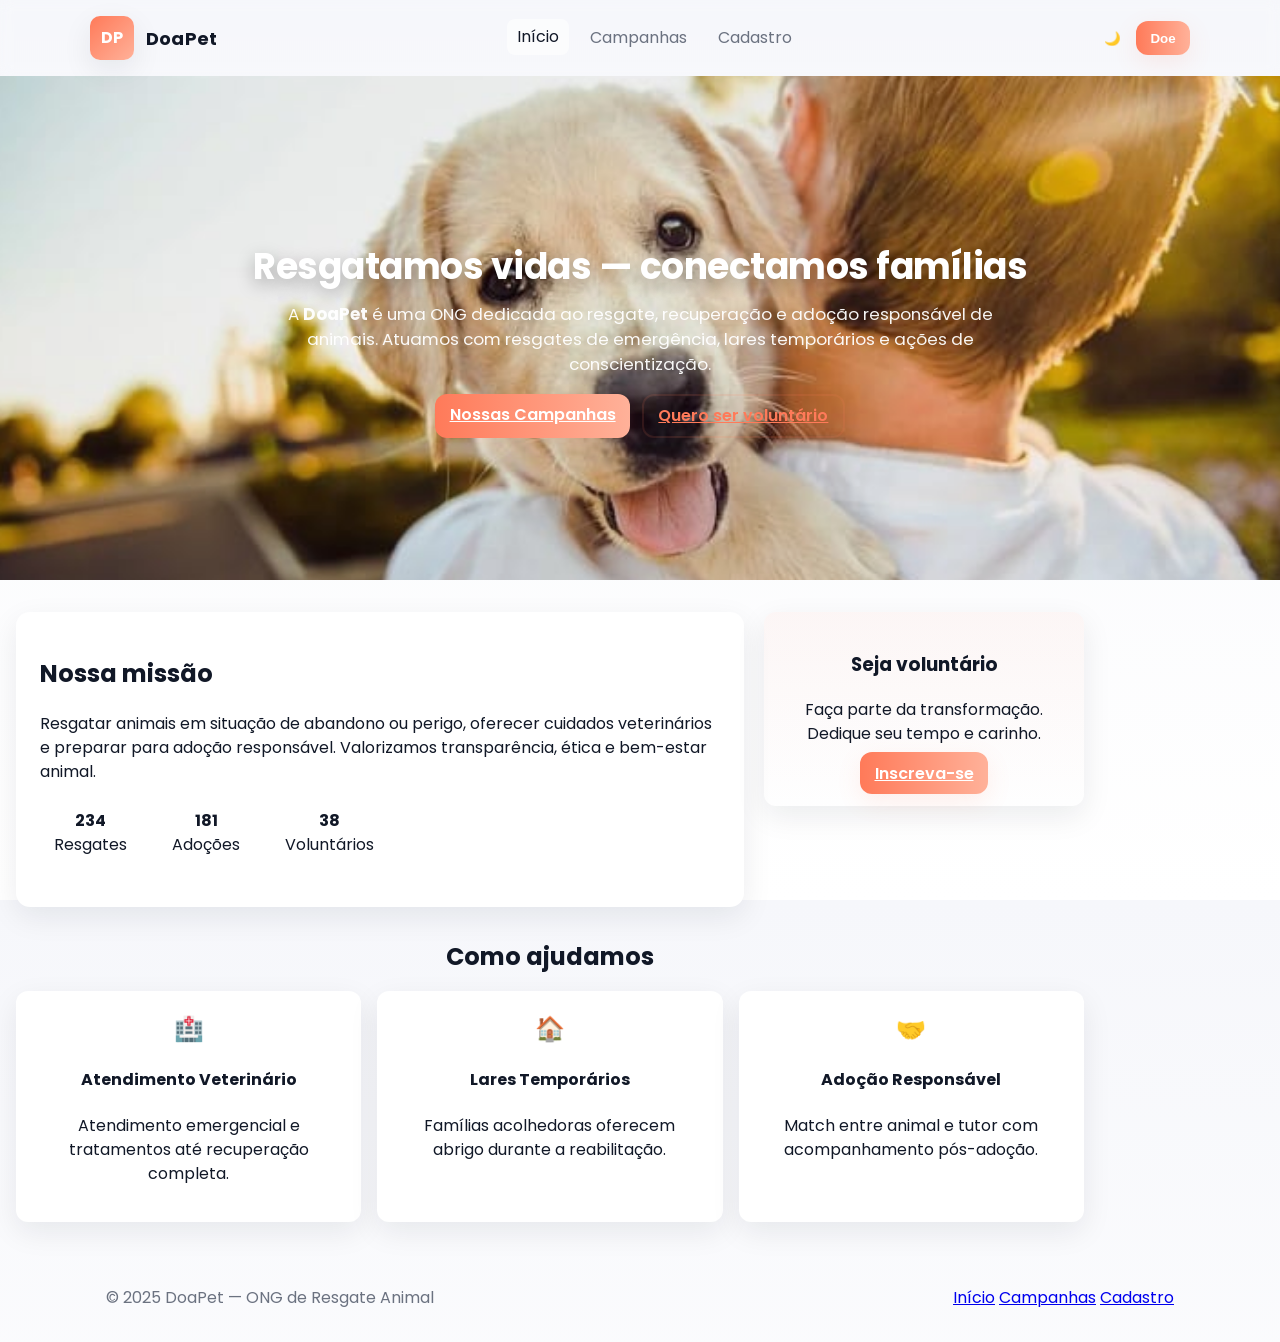
<file: index.html>
<!doctype html>
<html lang="pt-BR">
<head>
  <meta charset="utf-8" />
  <meta name="viewport" content="width=device-width,initial-scale=1" />
  <title>DoaPet — Início</title>

  <!-- Google Fonts -->
  <link rel="preconnect" href="https://fonts.googleapis.com">
  <link rel="preconnect" href="https://fonts.gstatic.com" crossorigin>
  <link href="https://fonts.googleapis.com/css2?family=Poppins:wght@300;400;500;600;700&display=swap" rel="stylesheet">

  <link rel="stylesheet" href="css/style.css">
</head>
<body>
  <header class="site-header">
    <div class="container header-inner">
      <a class="brand" href="index.html">
        <div class="logo">DP</div>
        <span class="brand-name">DoaPet</span>
      </a>

      <nav class="nav" aria-label="Menu principal">
        <a href="index.html" class="nav-link active">Início</a>
        <a href="projetos.html" class="nav-link">Campanhas</a>
        <a href="cadastro.html" class="nav-link">Cadastro</a>
      </nav>

      <div class="right-controls">
        <button id="theme-toggle" class="icon-btn" aria-label="Alternar tema">🌙</button>
        <button class="btn btn-primary" id="donate-btn">Doe</button>
      </div>
    </div>
  </header>

  <!-- HERO -->
  <section class="hero">
    <div class="hero-overlay"></div>
    <img src="images/hero.jpg" alt="Cachorro sendo abraçado" class="hero-img">
    <div class="container hero-content" data-animate>
      <h1>Resgatamos vidas — conectamos famílias</h1>
      <p>
        A <strong>DoaPet</strong> é uma ONG dedicada ao resgate, recuperação e adoção responsável de animais.
        Atuamos com resgates de emergência, lares temporários e ações de conscientização.
      </p>
      <div class="hero-ctas">
        <a class="btn btn-primary" href="projetos.html">Nossas Campanhas</a>
        <a class="btn btn-outline" href="cadastro.html">Quero ser voluntário</a>
      </div>
    </div>
  </section>

  <!-- SOBRE / MISSÃO -->
  <section class="container about" data-animate>
    <div class="about-card">
      <h2>Nossa missão</h2>
      <p>
        Resgatar animais em situação de abandono ou perigo, oferecer cuidados veterinários e preparar para adoção responsável.
        Valorizamos transparência, ética e bem-estar animal.
      </p>
      <ul class="stats">
        <li><strong id="stat-resgates">0</strong><span>Resgates</span></li>
        <li><strong id="stat-adocoes">0</strong><span>Adoções</span></li>
        <li><strong id="stat-volunt">0</strong><span>Voluntários</span></li>
      </ul>
    </div>
    <aside class="volunteer-card" data-animate>
      <h3>Seja voluntário</h3>
      <p>Faça parte da transformação. Dedique seu tempo e carinho.</p>
      <a class="btn btn-primary" href="cadastro.html">Inscreva-se</a>
    </aside>
  </section>

  <!-- PEQUENA GALERIA/DESTAQUES -->
  <section class="container highlights" data-animate>
    <h2 class="section-title">Como ajudamos</h2>
    <div class="grid-3">
      <article class="feature">
        <div class="feature-icon">🏥</div>
        <h4>Atendimento Veterinário</h4>
        <p>Atendimento emergencial e tratamentos até recuperação completa.</p>
      </article>
      <article class="feature">
        <div class="feature-icon">🏠</div>
        <h4>Lares Temporários</h4>
        <p>Famílias acolhedoras oferecem abrigo durante a reabilitação.</p>
      </article>
      <article class="feature">
        <div class="feature-icon">🤝</div>
        <h4>Adoção Responsável</h4>
        <p>Match entre animal e tutor com acompanhamento pós-adoção.</p>
      </article>
    </div>
  </section>

  <footer class="site-footer">
    <div class="container footer-inner">
      <p>© 2025 DoaPet — ONG de Resgate Animal</p>
      <div class="footer-links">
        <a href="index.html">Início</a>
        <a href="projetos.html">Campanhas</a>
        <a href="cadastro.html">Cadastro</a>
      </div>
    </div>
  </footer>

  <script src="js/main.js"></script>
</body>
</html>
</file>
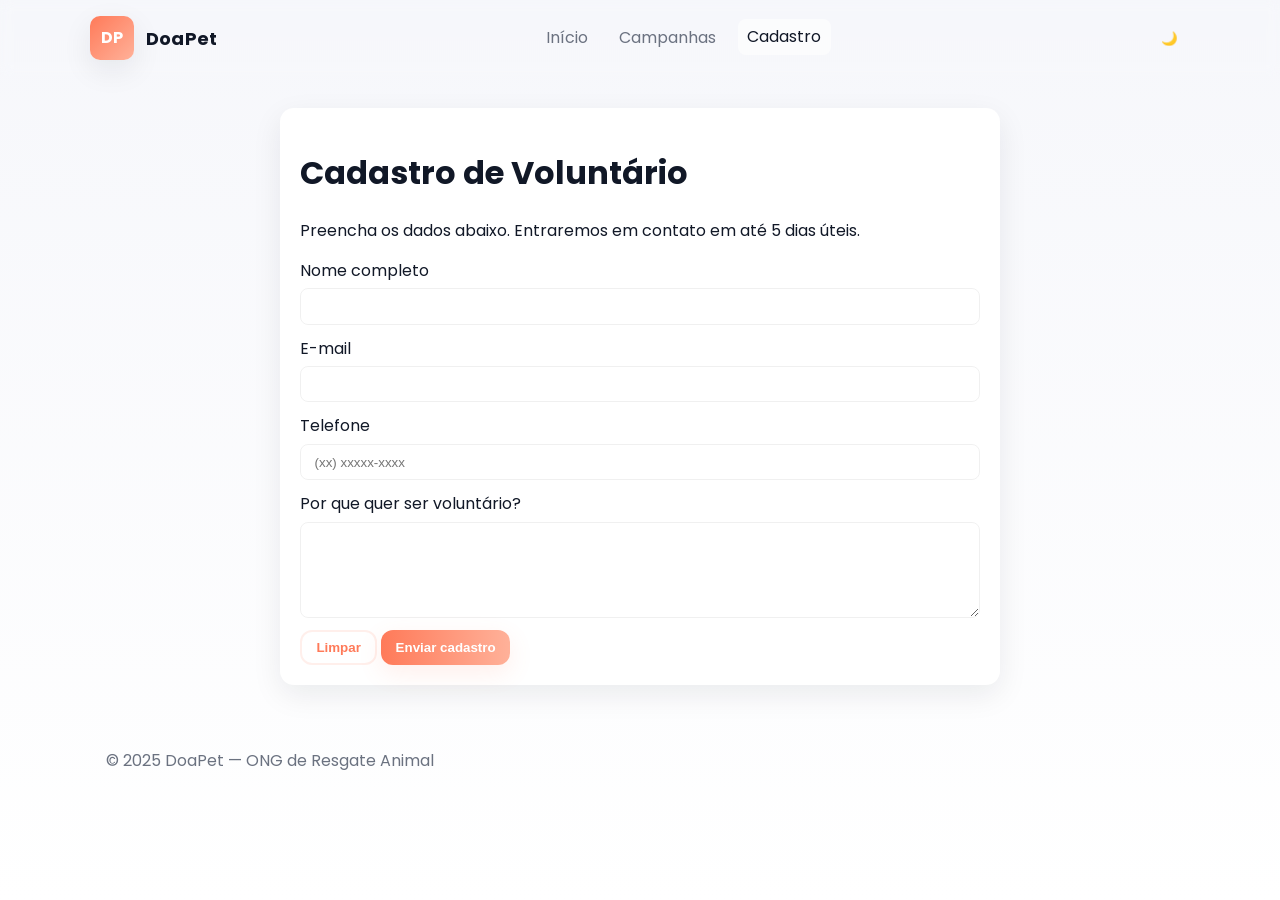
<file: cadastro.html>
<!doctype html>
<html lang="pt-BR">
<head>
  <meta charset="utf-8" />
  <meta name="viewport" content="width=device-width,initial-scale=1" />
  <title>DoaPet — Cadastro</title>

  <!-- Google Fonts -->
  <link rel="preconnect" href="https://fonts.googleapis.com">
  <link rel="preconnect" href="https://fonts.gstatic.com" crossorigin>
  <link href="https://fonts.googleapis.com/css2?family=Poppins:wght@300;400;500;600;700&display=swap" rel="stylesheet">

  <link rel="stylesheet" href="css/style.css">
</head>
<body>
  <header class="site-header">
    <div class="container header-inner">
      <a class="brand" href="index.html">
        <div class="logo">DP</div>
        <span class="brand-name">DoaPet</span>
      </a>

      <nav class="nav" aria-label="Menu principal">
        <a href="index.html" class="nav-link">Início</a>
        <a href="projetos.html" class="nav-link">Campanhas</a>
        <a href="cadastro.html" class="nav-link active">Cadastro</a>
      </nav>

      <div class="right-controls">
        <button id="theme-toggle-3" class="icon-btn" aria-label="Alternar tema">🌙</button>
      </div>
    </div>
  </header>

  <main class="container form-main" data-animate>
    <h1>Cadastro de Voluntário</h1>
    <p>Preencha os dados abaixo. Entraremos em contato em até 5 dias úteis.</p>

    <form id="vol-form" class="vol-form" novalidate>
      <div class="form-row">
        <label for="nome">Nome completo</label>
        <input id="nome" name="nome" type="text" required>
      </div>

      <div class="form-row">
        <label for="email">E-mail</label>
        <input id="email" name="email" type="email" required>
      </div>

      <div class="form-row">
        <label for="tel">Telefone</label>
        <input id="tel" name="tel" type="tel" placeholder="(xx) xxxxx-xxxx">
      </div>

      <div class="form-row">
        <label for="mensagem">Por que quer ser voluntário?</label>
        <textarea id="mensagem" name="mensagem" rows="5" required></textarea>
      </div>

      <div class="form-actions">
        <button class="btn btn-outline" type="reset">Limpar</button>
        <button class="btn btn-primary" type="submit">Enviar cadastro</button>
      </div>
    </form>
  </main>

  <footer class="site-footer">
    <div class="container footer-inner">
      <p>© 2025 DoaPet — ONG de Resgate Animal</p>
    </div>
  </footer>

  <script src="js/main.js"></script>
</body>
</html>
</file>
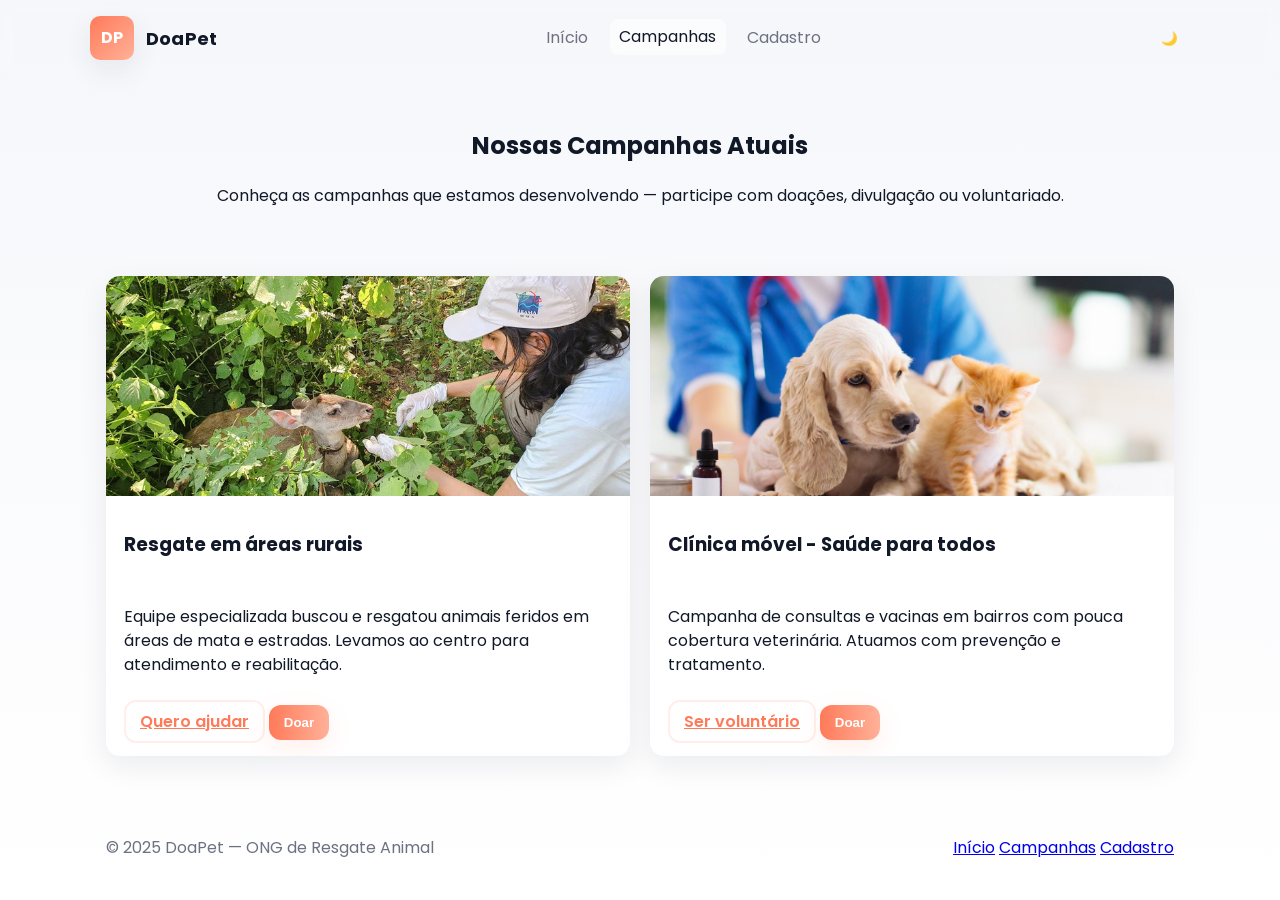
<file: projetos.html>
<!doctype html>
<html lang="pt-BR">
<head>
  <meta charset="utf-8" />
  <meta name="viewport" content="width=device-width,initial-scale=1" />
  <title>DoaPet — Campanhas</title>

  <!-- Google Fonts -->
  <link rel="preconnect" href="https://fonts.googleapis.com">
  <link rel="preconnect" href="https://fonts.gstatic.com" crossorigin>
  <link href="https://fonts.googleapis.com/css2?family=Poppins:wght@300;400;500;600;700&display=swap" rel="stylesheet">

  <link rel="stylesheet" href="css/style.css">
</head>
<body>
  <header class="site-header">
    <div class="container header-inner">
      <a class="brand" href="index.html">
        <div class="logo">DP</div>
        <span class="brand-name">DoaPet</span>
      </a>

      <nav class="nav" aria-label="Menu principal">
        <a href="index.html" class="nav-link">Início</a>
        <a href="projetos.html" class="nav-link active">Campanhas</a>
        <a href="cadastro.html" class="nav-link">Cadastro</a>
      </nav>

      <div class="right-controls">
        <button id="theme-toggle-2" class="icon-btn" aria-label="Alternar tema">🌙</button>
      </div>
    </div>
  </header>

  <main class="container" >
    <section class="projects-hero" data-animate>
      <h1>Nossas Campanhas Atuais</h1>
      <p>Conheça as campanhas que estamos desenvolvendo — participe com doações, divulgação ou voluntariado.</p>
    </section>

    <section class="projects-grid" data-animate>
      <article class="project-card">
        <img src="images/camp1.jpg" alt="Resgate no mato">
        <div class="project-body">
          <h3>Resgate em áreas rurais</h3>
          <p>
            Equipe especializada buscou e resgatou animais feridos em áreas de mata e estradas.
            Levamos ao centro para atendimento e reabilitação.
          </p>
          <div class="project-actions">
            <a class="btn btn-outline" href="cadastro.html">Quero ajudar</a>
            <button class="btn btn-primary" onclick="donationModal()">Doar</button>
          </div>
        </div>
      </article>

      <article class="project-card">
        <img src="images/camp2.jpg" alt="Veterinário cuidando de animais">
        <div class="project-body">
          <h3>Clínica móvel - Saúde para todos</h3>
          <p>
            Campanha de consultas e vacinas em bairros com pouca cobertura veterinária.
            Atuamos com prevenção e tratamento.
          </p>
          <div class="project-actions">
            <a class="btn btn-outline" href="cadastro.html">Ser voluntário</a>
            <button class="btn btn-primary" onclick="donationModal()">Doar</button>
          </div>
        </div>
      </article>
    </section>
  </main>

  <footer class="site-footer">
    <div class="container footer-inner">
      <p>© 2025 DoaPet — ONG de Resgate Animal</p>
      <div class="footer-links">
        <a href="index.html">Início</a>
        <a href="projetos.html">Campanhas</a>
        <a href="cadastro.html">Cadastro</a>
      </div>
    </div>
  </footer>

  <script src="js/main.js"></script>
</body>
</html>
</file>
<file: css/style.css>
:root{
  --bg: #f6f7fb;
  --card: #ffffff;
  --muted: #6b7280;
  --accent: #ff7a59;
  --accent-2: #ffb199;
  --glass: rgba(255,255,255,0.6);
  --shadow: 0 10px 30px rgba(16,24,40,0.08);
  --radius: 14px;
  --text: #111827;
}

/* Dark theme */
:root.dark{
  --bg: #0b1020;
  --card: #0f1724;
  --muted: #9ca3af;
  --accent: #ff9b7a;
  --accent-2: #ffbfa8;
  --glass: rgba(255,255,255,0.04);
  --shadow: 0 8px 28px rgba(2,6,23,0.7);
  --text: #e6eef8;
}

*{box-sizing:border-box}
html,body{height:100%}
body{
  margin:0;
  font-family: 'Poppins', Inter, ui-sans-serif, system-ui, -apple-system, "Helvetica Neue", Arial;
  background: linear-gradient(180deg, var(--bg) 0%, #fff 100%);
  color:var(--text);
  -webkit-font-smoothing:antialiased;
  -moz-osx-font-smoothing:grayscale;
  line-height:1.5;
}

/* container */
.container{ max-width:1100px; margin:0 auto; padding:0 1rem; }

/* header */
.site-header{ background:transparent; position:sticky; top:0; z-index:40; backdrop-filter: blur(6px); }
.header-inner{ display:flex; align-items:center; gap:1rem; padding:1rem 0; justify-content:space-between; }
.brand{ display:flex; align-items:center; gap:.75rem; text-decoration:none; color:var(--text); }
.logo{ width:44px; height:44px; border-radius:10px; display:flex; align-items:center; justify-content:center; font-weight:700; color:white; background:linear-gradient(135deg,var(--accent),var(--accent-2)); box-shadow:var(--shadow); }
.brand-name{ font-weight:700; font-size:1.125rem; letter-spacing:.2px; }

/* nav */
.nav{ display:flex; gap:.75rem; align-items:center; }
.nav-link{ text-decoration:none; color:var(--muted); padding:.4rem .6rem; border-radius:8px; transition:all .18s ease; }
.nav-link:hover, .nav-link.active{ color:var(--text); background:var(--glass); transform:translateY(-1px); }

/* buttons */
.btn{ border:0; cursor:pointer; padding:.6rem .9rem; border-radius:12px; font-weight:600; }
.btn-primary{ background:linear-gradient(90deg,var(--accent),var(--accent-2)); color:white; box-shadow:0 8px 24px rgba(255,122,89,0.12); }
.btn-outline{ background:transparent; color:var(--accent); border:2px solid rgba(255,122,89,0.12); padding:.5rem .9rem; }

/* icon button */
.icon-btn{ width:40px; height:40px; border-radius:50%; border:0; background:transparent; display:inline-flex; align-items:center; justify-content:center; cursor:pointer }

/* HERO */
.hero{ position:relative; min-height:56vh; display:flex; align-items:center; color:white; overflow:hidden; margin-bottom:2rem; }
.hero-img{ position:absolute; inset:0; width:100%; height:100%; object-fit:cover; filter:contrast(.95) saturate(1.02); transform:scale(1.02); transition:transform .7s ease; }
.hero-overlay{ position:absolute; inset:0; background: linear-gradient(180deg, rgba(0,0,0,0.35), rgba(0,0,0,0.15)); }
.hero-content{ position:relative; z-index:2; padding:4rem 1rem; max-width:900px; margin:0 auto; text-align:center; transform:translateY(6px); }
.hero h1{ font-size:2.25rem; margin-bottom:.6rem; line-height:1.03; letter-spacing:-0.5px; text-shadow:0 6px 18px rgba(0,0,0,0.28); }
.hero p{ color:rgba(255,255,255,0.95); margin-bottom:1rem; font-size:1.05rem; max-width:760px; margin-left:auto;margin-right:auto;}
.hero-ctas{ display:flex; gap:.75rem; justify-content:center; margin-top:1rem; }

/* about */
.about{ display:grid; grid-template-columns: 1fr 320px; gap:1.25rem; align-items:start; margin:2rem 0; }
.about-card{ background:var(--card); padding:1.5rem; border-radius:var(--radius); box-shadow:var(--shadow); }
.volunteer-card{ background:linear-gradient(180deg, rgba(255,122,89,0.05), transparent); padding:1.25rem; border-radius:12px; box-shadow:var(--shadow); text-align:center; }

.stats{ list-style:none; display:flex; gap:1rem; margin-top:1rem; padding:0; }
.stats li{ display:flex; flex-direction:column; align-items:center; background:linear-gradient(180deg, rgba(255,255,255,0.6), transparent); padding:.6rem .9rem; border-radius:10px; min-width:80px; }

/* highlights */
.highlights{ margin:2rem 0; }
.section-title{ text-align:center; margin-bottom:1rem; }
.grid-3{ display:grid; grid-template-columns:repeat(3,1fr); gap:1rem; }
.feature{ background:var(--card); padding:1.25rem; border-radius:12px; box-shadow:var(--shadow); text-align:center; }
.feature-icon{ font-size:1.5rem; margin-bottom:.4rem; }

/* projects */
.projects-hero{ text-align:center; padding:2rem 0; }
.projects-grid{ display:grid; gap:1.25rem; grid-template-columns:repeat(auto-fit,minmax(300px,1fr)); margin:1.25rem 0 3rem; }
.project-card{ background:var(--card); border-radius:14px; overflow:hidden; box-shadow:var(--shadow); display:flex; flex-direction:column; }
.project-card img{ width:100%; height:220px; object-fit:cover; display:block; }
.project-body{ padding:1rem 1.1rem; display:flex; flex-direction:column; gap:.75rem; }

/* form */
.form-main{ max-width:720px; margin:2rem auto; background:var(--card); padding:1.25rem; border-radius:14px; box-shadow:var(--shadow); }
.vol-form .form-row{ display:flex; flex-direction:column; gap:.35rem; margin-bottom:.75rem; }
.vol-form input, .vol-form textarea{ padding:.6rem .85rem; border-radius:8px; border:1px solid rgba(0,0,0,0.06); background:transparent; color:var(--text); }

/* footer */
.site-footer{ margin-top:2rem; background:transparent; padding:1rem 0; }
.footer-inner{ display:flex; justify-content:space-between; align-items:center; gap:1rem; color:var(--muted); }

/* small screens */
@media (max-width: 880px){
  .about{ grid-template-columns: 1fr; }
  .grid-3{ grid-template-columns:1fr; }
  .header-inner{ flex-wrap:wrap; gap:.6rem; }
  .hero h1{ font-size:1.8rem; }
}

/* animations (subtle) */
[data-animate]{ opacity:0; transform: translateY(8px); transition: all .6s cubic-bezier(.2,.9,.2,1); }
[data-animate].in-view{ opacity:1; transform:none; }

/* tiny hover interactions */
.project-card:hover img{ transform: scale(1.03); transition: transform .45s ease; }
</file>
